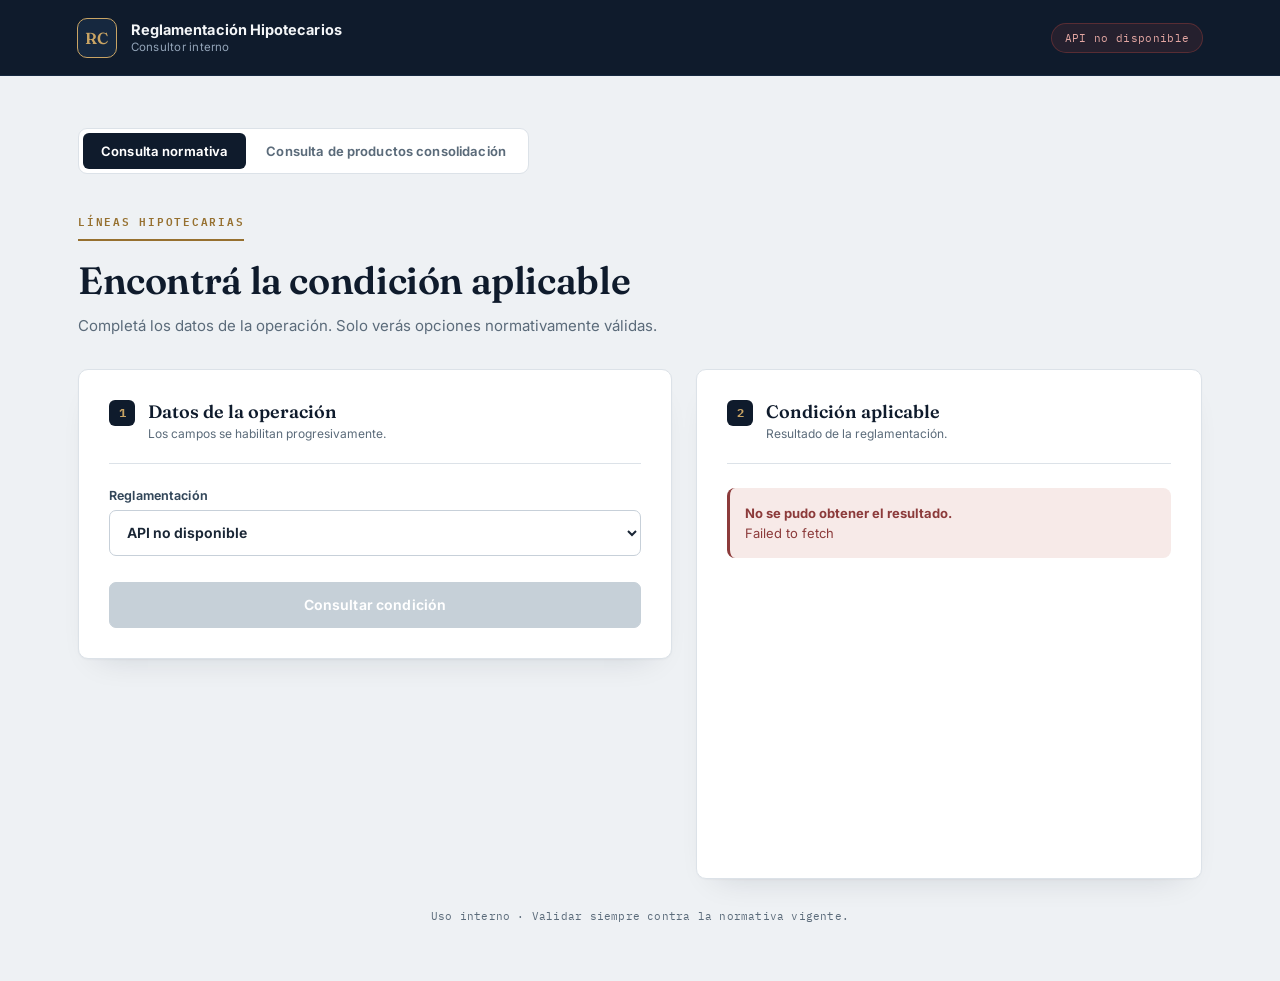
<file: frontend/index.html>
<!doctype html>
<html lang="es">
<head><meta charset="UTF-8"><meta name="viewport" content="width=device-width,initial-scale=1"><title>Reglamentación Hipotecarios</title>
<link rel="preconnect" href="https://fonts.googleapis.com"><link rel="preconnect" href="https://fonts.gstatic.com" crossorigin>
<link rel="stylesheet" href="https://fonts.googleapis.com/css2?family=Fraunces:opsz,wght@9..144,500;9..144,600&family=Inter:wght@400;500;600;700&family=IBM+Plex+Mono:wght@400;500;600&display=swap">
<link rel="stylesheet" href="styles.css"><link rel="stylesheet" href="organisms.css"><link rel="stylesheet" href="admin.css"></head>
<body>
<header class="topbar"><div class="mark">RC</div><div><strong>Reglamentación Hipotecarios</strong><small>Consultor interno</small></div><span id="api-status" class="status">Verificando API…</span></header>
<main class="shell">
<nav class="section-tabs" aria-label="Secciones">
<button id="quote-tab" class="section-tab active" type="button">Consulta normativa</button>
<button id="product-tab" class="section-tab" type="button">Consulta de productos consolidación</button>
<button id="admin-tab" class="section-tab" type="button" hidden>Administración</button>
</nav>
<section id="quote-section">
<section class="intro"><span>Líneas hipotecarias</span><h1>Encontrá la condición aplicable</h1><p>Completá los datos de la operación. Solo verás opciones normativamente válidas.</p></section>
<div class="workspace">
<form id="quote-form" class="card" novalidate>
<div class="title"><b>1</b><div><h2>Datos de la operación</h2><p>Los campos se habilitan progresivamente.</p></div></div>
<label>Reglamentación<select id="regulation" required><option value="">Cargando…</option></select></label>
<label id="date-wrap" hidden>Fecha de acuerdo<input id="agreement-date" type="date"><small>Determina la vigencia normativa aplicable.</small></label>
<label id="organism-wrap" hidden>Organismo<select id="organism"><option value="">Seleccionar organismo</option></select><small id="organism-detail">Seleccioná el organismo que liquida los haberes.</small></label>
<label id="province-wrap" hidden>Provincia<select id="province"><option value="">Seleccionar provincia</option></select></label>
<label id="destination-wrap" hidden>Destino<select id="destination"><option value="">Seleccionar destino</option></select></label>
<label id="user-wrap" hidden>Tipo de usuario<select id="user"><option value="">Seleccionar usuario</option></select></label>
<label id="uva-wrap" hidden>Valor de la vivienda en UVA<input id="uva" inputmode="decimal" placeholder="Ej. 200000"></label>
<label id="modality-wrap" hidden>Condición de convenio<select id="modality"><option value="">Seleccionar convenio</option></select></label>
<fieldset id="cap-wrap" hidden><legend>¿Aplicará la opción de topeo?</legend><div class="segments"><label><input type="radio" name="cap" value="true"> Sí</label><label><input type="radio" name="cap" value="false"> No</label></div></fieldset>
<button id="submit" class="primary" type="submit" disabled>Consultar condición</button>
</form>
<aside class="card result" aria-live="polite"><div class="title"><b>2</b><div><h2>Condición aplicable</h2><p>Resultado de la reglamentación.</p></div></div><div id="result"><div class="empty"><span>≡</span><h3>Completá la operación</h3><p>El resultado aparecerá cuando estén todos los datos.</p></div></div></aside>
</div>
</section>
<section id="product-section" hidden>
<section class="intro"><span>Productos hipotecarios</span><h1>Consulta de productos consolidación</h1><p>Ingresá el código de desembolso para consultar su producto de consolidación.</p></section>
<div class="single-workspace">
<form id="product-form" class="card" novalidate>
<div class="title"><b>1</b><div><h2>Producto de desembolso</h2><p>Ejemplo: VK160</p></div></div>
<label>Código<input id="disbursement-code" maxlength="20" autocomplete="off" placeholder="VK000" required></label>
<button id="product-submit" class="primary" type="submit">Buscar consolidación</button>
</form>
<aside class="card result" aria-live="polite"><div class="title"><b>2</b><div><h2>Producto de consolidación</h2><p>Resultado asociado en la base.</p></div></div><div id="product-result"><div class="empty"><span>≡</span><h3>Ingresá un producto</h3><p>La equivalencia aparecerá aquí.</p></div></div></aside>
</div>
</section>
<section id="admin-section" hidden>
<section class="intro admin-intro"><span>Mantenimiento controlado</span><h1>Administración normativa</h1><p>Prepará, validá, aprobá y publicá cambios sin modificar directamente las tablas vigentes.</p><div id="admin-user" class="user-chip"></div></section>
<section class="smart-card">
<div class="smart-heading"><div class="smart-icon">✦</div><div><span class="eyebrow">Asistente automático</span><h2>Convertí una normativa en propuestas revisables</h2><p>Subí el archivo original. El sistema detecta organismos, tasas y productos, conserva la evidencia y prepara únicamente los cambios que selecciones.</p></div></div>
<form id="smart-form" class="smart-form">
<label>Documento normativo<input id="smart-file" type="file" accept=".docx,.pdf,.xlsx" required><small>Word, PDF con texto o Excel · máximo 20 MB.</small></label>
<label>Aplicar cambios desde<input id="smart-effective-date" type="date" required><small>Se utiliza como inicio de vigencia de las propuestas.</small></label>
<label class="smart-notes">Referencia u observaciones<input id="smart-observations" maxlength="1000" placeholder="Ej. Circular recibida el 14/08/2026"></label>
<button id="smart-submit" class="primary" type="submit">Analizar documento</button>
</form>
<div class="smart-safety"><strong>No publica automáticamente.</strong> Primero muestra qué encontró y dónde; luego genera una carga que sigue el circuito de aprobación habitual.</div>
</section>
<section id="smart-result" class="card smart-result" hidden></section>
<section class="card recent-documents">
<div class="title"><b>↻</b><div><h2>Documentos analizados</h2><p>Podés retomar una revisión anterior sin volver a subir el archivo.</p></div></div>
<div class="table-scroll"><table class="admin-table"><thead><tr><th>ID</th><th>Fecha</th><th>Documento</th><th>Reg.</th><th>Estado</th><th>Propuestas</th><th>Revisión</th><th>Carga</th></tr></thead><tbody id="documents-body"><tr><td colspan="8">Cargando…</td></tr></tbody></table></div>
</section>
<div class="admin-actions">
<a class="secondary-button" href="http://127.0.0.1:8000/api/admin/plantilla">Descargar plantilla Excel</a>
<button id="refresh-loads" class="secondary-button" type="button">Actualizar cargas</button>
</div>
<div class="admin-grid">
<form id="upload-form" class="card" novalidate>
<div class="title"><b>1</b><div><h2>Cargar plantilla</h2><p>Se valida sin modificar la información publicada.</p></div></div>
<label>Archivo Excel<input id="admin-file" type="file" accept=".xlsx" required></label>
<label>Observaciones<textarea id="upload-observations" maxlength="1000" placeholder="Circular, motivo o referencia del cambio"></textarea></label>
<button id="upload-submit" class="primary" type="submit">Validar archivo</button>
</form>
<form id="manual-form" class="card" novalidate>
<div class="title"><b>+</b><div><h2>Cambio puntual</h2><p>Genera una carga manual con el mismo circuito de aprobación.</p></div></div>
<div class="form-pair"><label>Tipo<select id="manual-type"><option value="PRODUCTO">Producto</option><option value="EQUIVALENCIA">Equivalencia</option><option value="ORGANISMO">Organismo</option><option value="ORGANISMO_TASA">Tasa de organismo</option><option value="CONDICION">Condición normativa</option></select></label><label>Acción<select id="manual-action"><option value="GUARDAR">Guardar</option><option value="BAJA">Dar de baja</option></select></label></div>
<div id="manual-fields" class="manual-fields"></div>
<label>Observaciones<textarea id="manual-observations" maxlength="1000" placeholder="Motivo del cambio"></textarea></label>
<button id="manual-submit" class="primary" type="submit">Crear carga validada</button>
</form>
</div>
<section class="card loads-card">
<div class="title"><b>2</b><div><h2>Cargas recientes</h2><p>Seleccioná una carga para revisar el detalle y continuar el circuito.</p></div></div>
<div class="table-scroll"><table class="admin-table"><thead><tr><th>ID</th><th>Fecha</th><th>Origen</th><th>Usuario</th><th>Estado</th><th>Altas</th><th>Cambios</th><th>Bajas</th><th>Errores</th></tr></thead><tbody id="loads-body"><tr><td colspan="9">Cargando…</td></tr></tbody></table></div>
</section>
<section id="load-detail" class="card load-detail" hidden></section>
<section id="users-panel" class="card loads-card" hidden>
<div class="title"><b>3</b><div><h2>Usuarios y permisos</h2><p>Disponible únicamente para administradores.</p></div></div>
<form id="user-form" class="inline-user-form"><input id="permission-user" placeholder="DOMINIO\usuario" required><input id="permission-name" placeholder="Nombre y apellido"><select id="permission-role"><option value="CONSULTOR">Consultor</option><option value="CARGADOR">Cargador</option><option value="APROBADOR">Aprobador</option><option value="ADMINISTRADOR">Administrador</option></select><label class="inline-check"><input id="permission-active" type="checkbox" checked> Activo</label><button class="secondary-button" type="submit">Guardar usuario</button></form>
<div class="table-scroll"><table class="admin-table"><thead><tr><th>Usuario Windows</th><th>Nombre</th><th>Rol</th><th>Estado</th></tr></thead><tbody id="users-body"></tbody></table></div>
</section>
<section id="audit-panel" class="card loads-card" hidden>
<div class="title"><b>4</b><div><h2>Auditoría de publicaciones</h2><p>Últimos cambios efectivos realizados sobre la base normativa.</p></div></div>
<div class="table-scroll"><table class="admin-table"><thead><tr><th>Fecha</th><th>Carga</th><th>Tipo</th><th>Clave</th><th>Acción</th><th>Usuario</th></tr></thead><tbody id="audit-body"></tbody></table></div>
</section>
</section>
<footer>Uso interno · Validar siempre contra la normativa vigente.</footer>
</main><script src="app.js" defer></script>
</body></html>
</file>
<file: frontend/styles.css>
/* ============================================================================
   Reglamentaciones Crediticias — sistema visual
   Paleta: tinta marina + bronce + verde-teal (vigente) + vino (vencido)
   Tipografía: Fraunces (display) / Inter (UI) / IBM Plex Mono (datos)
   Firma: textura guilloché (papel de seguridad) detrás de los números clave
   ============================================================================ */

:root{
  /* superficies */
  --navy:#0F1B2C;         /* tinta marina — headers, paneles oscuros */
  --ink-2:#16283F;        /* marina secundaria — degradés */
  --ink:#1A2635;          /* texto principal */
  --muted:#5B6B7A;        /* texto secundario */
  --line:#DCE2E8;         /* líneas finas */
  --bg:#EEF1F4;           /* papel de fondo */
  --surface:#FFFFFF;      /* superficie de tarjetas */

  /* acento funcional */
  --blue:#1D4E89;         /* acción primaria, foco */
  --brass:#96702F;        /* sello / bronce — uso moderado */
  --brass-soft:#C9A464;   /* bronce claro, sobre fondo oscuro */

  /* estado normativo */
  --green:#0F6B5C;        /* vigente / aprobado */
  --green-bg:#E4F1EC;
  --red:#8C3B3B;          /* vencido / rechazado */
  --red-bg:#F7EAE8;
  --amber:#8A5A00;        /* revisión pendiente */
  --amber-bg:#FBF1DC;

  /* tipografía */
  --font-display:"Fraunces",Georgia,"Iowan Old Style",serif;
  --font-body:"Inter",-apple-system,BlinkMacSystemFont,"Segoe UI",sans-serif;
  --font-mono:"IBM Plex Mono",ui-monospace,"SFMono-Regular",Consolas,monospace;
}

*{box-sizing:border-box}

body{
  margin:0;
  background:var(--bg);
  color:var(--ink);
  font-family:var(--font-body);
  -webkit-font-smoothing:antialiased;
}

/* --------------------------------------------------------------------------
   Encabezado
   -------------------------------------------------------------------------- */
.topbar{
  height:76px;
  padding:0 6vw;
  display:flex;
  align-items:center;
  gap:14px;
  background:var(--navy);
  border-bottom:1px solid var(--ink-2);
}
.mark{
  width:40px;height:40px;
  display:grid;place-items:center;
  border-radius:10px;
  border:1px solid var(--brass-soft);
  background:var(--ink-2);
  color:var(--brass-soft);
  font-family:var(--font-display);
  font-weight:600;
  font-size:16px;
  letter-spacing:.02em;
}
.topbar strong{display:block;color:#F4F6F8;font-size:14.5px;letter-spacing:.005em}
.topbar small{display:block;margin-top:2px;color:#93A4B8;font-size:11.5px;letter-spacing:.02em}
.status{
  margin-left:auto;
  padding:7px 13px;
  border-radius:99px;
  border:1px solid var(--ink-2);
  background:rgba(255,255,255,.04);
  color:#AAB9C8;
  font-family:var(--font-mono);
  font-size:11px;
  letter-spacing:.03em;
}
.status.ok{border-color:rgba(15,107,92,.5);background:rgba(15,107,92,.16);color:#7FCBB8}
.status.error{border-color:rgba(140,59,59,.5);background:rgba(140,59,59,.18);color:#E3A6A2}

/* --------------------------------------------------------------------------
   Estructura general
   -------------------------------------------------------------------------- */
.shell{max-width:1180px;margin:auto;padding:52px 28px 28px}

.intro{max-width:680px;margin-bottom:30px}
.intro>span{
  display:inline-block;
  color:var(--brass);
  font-family:var(--font-mono);
  font-size:11px;
  font-weight:600;
  letter-spacing:.16em;
  text-transform:uppercase;
  padding-bottom:9px;
  border-bottom:2px solid var(--brass);
}
.intro h1{margin:16px 0 10px;color:var(--navy);font-family:var(--font-display);font-weight:600;font-size:38px;letter-spacing:-.01em}
.intro p{margin:0;color:var(--muted);line-height:1.65;font-size:15px}

.workspace{display:grid;grid-template-columns:1.08fr .92fr;gap:24px;align-items:start}

.card{
  padding:30px;
  border:1px solid var(--line);
  border-radius:10px;
  background:var(--surface);
  box-shadow:0 1px 2px rgba(15,27,44,.04), 0 16px 32px -20px rgba(15,27,44,.16);
}
.result{min-height:510px;position:sticky;top:24px}

.title{display:flex;gap:13px;padding-bottom:22px;margin-bottom:24px;border-bottom:1px solid var(--line)}
.title>b{
  width:26px;height:26px;flex:none;
  display:grid;place-items:center;
  border-radius:6px;
  background:var(--navy);
  color:var(--brass-soft);
  font-family:var(--font-mono);
  font-size:12px;
}
.title h2{margin:0;color:var(--navy);font-family:var(--font-display);font-weight:600;font-size:18px}
.title p{margin:3px 0 0;color:var(--muted);font-size:12px}

label,legend{display:block;margin-top:18px;color:#33475A;font-size:12.5px;font-weight:650;letter-spacing:.01em}
select,input{
  width:100%;height:46px;margin-top:7px;
  padding:0 13px;
  border:1px solid #C7D0D9;
  border-radius:7px;
  background:var(--surface);
  outline:none;
  font:inherit;font-size:14px;color:var(--ink);
}
select:focus,input:focus{border-color:var(--blue);box-shadow:0 0 0 3px rgba(29,78,137,.13)}
label small{display:block;margin-top:5px;color:var(--muted);font-weight:400}

fieldset{padding:0;margin:20px 0 0;border:0}
.segments{display:grid;grid-template-columns:1fr 1fr;gap:8px}
.segments label{margin:7px 0 0;height:43px;display:flex;align-items:center;justify-content:center;gap:8px;border:1px solid #C7D0D9;border-radius:7px;cursor:pointer;font-weight:600}
.segments label:has(input:checked){border-color:var(--blue);color:var(--blue);background:rgba(29,78,137,.05)}
.segments input{width:auto;height:auto;margin:0}

.primary{
  width:100%;height:46px;margin-top:26px;
  border:1px solid var(--navy);
  border-radius:7px;
  background:var(--navy);
  color:#fff;
  font-family:var(--font-body);
  font-weight:650;font-size:14px;letter-spacing:.01em;
  cursor:pointer;
  transition:background-color .15s ease, border-color .15s ease;
}
.primary:hover:not(:disabled){background:var(--ink-2);border-color:var(--ink-2)}
.primary:disabled{background:#C6D0D8;border-color:#C6D0D8;cursor:not-allowed}

.empty{min-height:345px;display:flex;flex-direction:column;justify-content:center;align-items:center;text-align:center;color:var(--muted)}
.empty>span{width:58px;height:64px;display:grid;place-items:center;border:1.5px solid #B8C9D7;border-radius:8px;font-family:var(--font-mono);font-size:26px;color:#8CA0B2}
.empty h3{margin:18px 0 6px;color:var(--navy);font-family:var(--font-display);font-weight:600;font-size:17px}
.empty p{margin:0;font-size:13px}

/* --------------------------------------------------------------------------
   Resultado de la consulta — panel con textura de billete
   -------------------------------------------------------------------------- */
.rate{
  position:relative;isolation:isolate;overflow:hidden;
  padding:26px;
  border-radius:9px;
  background:linear-gradient(160deg,var(--navy) 0%,var(--ink-2) 100%);
  color:#fff;
}
.rate::before{
  content:"";position:absolute;inset:0;z-index:0;opacity:.55;
  background-image:
    repeating-radial-gradient(circle at 88% 18%, rgba(201,164,100,.18) 0 1px, transparent 1px 7px),
    repeating-linear-gradient(115deg, rgba(255,255,255,.045) 0 1px, transparent 1px 10px);
  pointer-events:none;
}
.rate>*{position:relative;z-index:1}
.rate small{opacity:.72;font-size:11px;letter-spacing:.06em;text-transform:uppercase}
.rate strong{display:block;margin-top:8px;font-family:var(--font-mono);font-weight:600;font-size:44px;letter-spacing:-.01em}

.facts{display:grid;grid-template-columns:1fr 1fr;gap:10px;margin:14px 0}
.facts>div{padding:15px;border:1px solid var(--line);border-radius:8px}
.facts span{display:block;color:var(--muted);font-size:11px}
.facts b{display:inline-block;margin-top:8px;padding:3px 9px;border-radius:99px;font-family:var(--font-mono);font-size:11px;letter-spacing:.02em}
.yes{color:var(--green);background:var(--green-bg)}
.no{color:var(--red);background:var(--red-bg)}

.product{display:grid;grid-template-columns:1fr auto auto;gap:10px;align-items:center;min-height:48px;border-top:1px solid var(--line)}
.product span{color:var(--muted);font-size:12px}
.product code{color:var(--navy);font-family:var(--font-mono);font-size:14.5px;font-weight:600;letter-spacing:.01em}
.product button{border:0;background:transparent;color:var(--blue);font-weight:600;cursor:pointer}

.source{margin-top:14px;padding-top:13px;border-top:1px solid var(--line);color:var(--muted);font-size:10.5px;font-family:var(--font-mono)}

.alert{padding:15px;border-radius:8px;background:var(--red-bg);color:var(--red);font-size:13px;line-height:1.55;border-left:3px solid var(--red)}

footer{text-align:center;padding:30px;color:var(--muted);font-family:var(--font-mono);font-size:10.5px;letter-spacing:.02em}

[hidden]{display:none!important}

@media(prefers-reduced-motion:reduce){*{transition:none!important;animation:none!important}}

@media(max-width:820px){
  .workspace{grid-template-columns:1fr}
  .result{position:static}
  .shell{padding:38px 18px}
  .topbar{padding:0 18px}
  .status{display:none}
  .intro h1{font-size:29px}
}
@media(max-width:480px){
  .card{padding:20px}
  .facts{grid-template-columns:1fr}
}
</file>
<file: frontend/organisms.css>
/* Navegación por secciones — franja tipo índice de carpeta/legajo */
.section-tabs{
  display:inline-flex;
  gap:2px;
  margin-bottom:36px;
  padding:4px;
  border:1px solid var(--line);
  border-radius:9px;
  background:var(--surface);
}
.section-tab{
  padding:10px 18px;
  border:0;
  border-radius:6px;
  background:transparent;
  color:var(--muted);
  font:inherit;
  font-size:13px;
  font-weight:650;
  letter-spacing:.01em;
  cursor:pointer;
  transition:background-color .15s ease,color .15s ease;
}
.section-tab:hover{color:var(--navy)}
.section-tab.active{background:var(--navy);color:#fff}

.single-workspace{display:grid;grid-template-columns:1fr 1fr;gap:24px;align-items:start}
.single-workspace .result{min-height:300px}
.single-workspace .empty{min-height:150px}

@media (max-width:820px){
  .single-workspace{grid-template-columns:1fr}
  .section-tabs{display:flex}
  .section-tab{flex:1}
}
</file>
<file: frontend/admin.css>
/* ============================================================================
   Administración — mantenimiento normativo, asistente automático, auditoría
   ============================================================================ */

.admin-intro{position:relative;max-width:none;padding-right:230px}
.user-chip{
  position:absolute;right:0;top:6px;
  padding:9px 14px;
  border:1px solid var(--line);
  border-radius:8px;
  background:var(--surface);
  color:var(--navy);
  font-family:var(--font-mono);
  font-size:11.5px;font-weight:600;
}

.admin-actions{display:flex;justify-content:flex-end;gap:10px;margin:24px 0}
.secondary-button{
  display:inline-grid;min-height:42px;padding:0 16px;place-items:center;
  border:1px solid #BFCBD5;border-radius:7px;
  background:var(--surface);color:var(--navy);
  font:inherit;font-size:13px;font-weight:650;
  text-decoration:none;cursor:pointer;
  transition:border-color .15s ease,color .15s ease;
}
.secondary-button:hover{border-color:var(--blue);color:var(--blue)}
.danger-button{border-color:#D9BEBE;color:var(--red)}
.danger-button:hover{border-color:var(--red);color:var(--red)}

.admin-grid{display:grid;grid-template-columns:.82fr 1.18fr;gap:24px;align-items:start}
.admin-grid .card{height:100%}

textarea{
  width:100%;min-height:82px;margin-top:7px;padding:12px 13px;resize:vertical;
  border:1px solid #C7D0D9;border-radius:7px;outline:none;
  font:inherit;font-size:14px;color:var(--ink);
}
textarea:focus{border-color:var(--blue);box-shadow:0 0 0 3px rgba(29,78,137,.13)}

.form-pair{display:grid;grid-template-columns:1fr 1fr;gap:12px}
.manual-fields{display:grid;grid-template-columns:1fr 1fr;gap:0 12px}
.manual-fields .wide{grid-column:1/-1}

.loads-card{margin-top:24px}
.table-scroll{overflow:auto}
.admin-table{width:100%;border-collapse:collapse;font-size:12.5px}
.admin-table th{
  padding:11px 12px;background:#F3F6F8;color:#3E5163;
  text-align:left;white-space:nowrap;
  font-size:10.5px;font-weight:700;letter-spacing:.06em;text-transform:uppercase;
}
.admin-table td{padding:12px;border-top:1px solid var(--line);color:var(--ink)}
.admin-table td:has(code),.admin-table td.mono{font-family:var(--font-mono)}
.admin-table tbody tr[data-id],.admin-table tbody tr[data-document-id]{cursor:pointer}
.admin-table tbody tr[data-id]:hover,.admin-table tbody tr[data-document-id]:hover{background:#F6F9FB}

.state-pill{
  display:inline-block;padding:4px 9px;border-radius:99px;
  background:#EDF1F4;color:#4B6072;
  font-family:var(--font-mono);font-size:10px;font-weight:600;letter-spacing:.03em;
}
.state-pill.PUBLICADA{background:var(--green-bg);color:var(--green)}
.state-pill.CON_ERRORES,.state-pill.RECHAZADA{background:var(--red-bg);color:var(--red)}
.state-pill.APROBADA,.state-pill.VALIDADA{background:#E5EEF7;color:var(--blue)}
.state-pill.ANALIZADO,.state-pill.CARGA_GENERADA,.state-pill.PROPUESTO{background:var(--green-bg);color:var(--green)}
.state-pill.REQUIERE_REVISION{background:var(--amber-bg);color:var(--amber)}

.load-detail{margin-top:24px}
.summary-cards{display:grid;grid-template-columns:repeat(5,1fr);gap:10px;margin-bottom:20px}
.summary-card{position:relative;isolation:isolate;overflow:hidden;padding:15px;border:1px solid var(--line);border-radius:8px;background:var(--surface)}
.summary-card::before{
  content:"";position:absolute;inset:0;z-index:0;opacity:.5;
  background-image:repeating-linear-gradient(115deg, rgba(150,112,47,.05) 0 1px, transparent 1px 10px);
  pointer-events:none;
}
.summary-card>*{position:relative;z-index:1}
.summary-card small{display:block;color:var(--muted);font-size:11px}
.summary-card strong{display:block;margin-top:6px;color:var(--navy);font-family:var(--font-mono);font-size:21px}

.detail-actions{display:flex;flex-wrap:wrap;gap:10px;margin:18px 0}
.detail-actions .primary,.detail-actions .secondary-button{width:auto;min-width:150px;margin:0;padding:0 18px}

.change-before,.change-after{max-width:310px;white-space:pre-wrap;word-break:break-word;font-family:var(--font-mono);font-size:10.5px}

.validation-list{display:grid;gap:8px;margin:14px 0}
.validation-item{padding:11px 13px;border-radius:7px;background:var(--red-bg);color:var(--red);font-size:12px;border-left:3px solid var(--red)}
.admin-message{margin-top:14px;padding:13px;border-radius:7px;background:#EAF1F8;color:var(--navy);font-size:12.5px}

.inline-user-form{display:grid;grid-template-columns:1.2fr 1.2fr .8fr auto auto;gap:10px;align-items:end;margin-bottom:20px}
.inline-user-form input,.inline-user-form select,.inline-user-form .secondary-button{margin:0}
.inline-check{display:flex;align-items:center;gap:7px;height:42px;margin:0}
.inline-check input{width:auto;height:auto;margin:0}

@media(max-width:900px){
  .admin-grid{grid-template-columns:1fr}
  .admin-actions{margin:0 0 20px;justify-content:flex-start}
  .admin-intro{padding-right:0}
  .user-chip{position:static;display:inline-block;margin-top:14px}
  .summary-cards{grid-template-columns:repeat(2,1fr)}
  .inline-user-form{grid-template-columns:1fr 1fr}
  .inline-user-form .secondary-button{min-height:47px}
}
@media(max-width:520px){
  .form-pair,.manual-fields{grid-template-columns:1fr}
  .manual-fields .wide{grid-column:auto}
  .admin-actions{flex-direction:column}
  .summary-cards{grid-template-columns:1fr}
}

/* --------------------------------------------------------------------------
   Asistente automático
   -------------------------------------------------------------------------- */
.smart-card{
  margin-bottom:24px;padding:30px;
  border:1px solid #C9D6E2;border-radius:10px;
  background:linear-gradient(155deg,#F4F8FB 0%,#FFFFFF 60%);
  box-shadow:0 1px 2px rgba(15,27,44,.04), 0 16px 32px -20px rgba(15,27,44,.14);
}
.smart-heading{display:grid;grid-template-columns:46px 1fr;gap:16px;align-items:start}
.smart-icon{
  display:grid;width:46px;height:46px;place-items:center;
  border-radius:9px;background:var(--navy);color:var(--brass-soft);
  font-family:var(--font-display);font-size:20px;
}
.smart-heading h2{margin:3px 0 8px;color:var(--navy);font-family:var(--font-display);font-weight:600;font-size:22px}
.smart-heading p{max-width:800px;margin:0;color:var(--muted);line-height:1.6;font-size:14px}

.eyebrow{color:var(--brass);font-family:var(--font-mono);font-size:11px;font-weight:600;letter-spacing:.1em;text-transform:uppercase}

.smart-form{display:grid;grid-template-columns:1.2fr .72fr 1fr auto;gap:14px;align-items:end;margin-top:26px}
.smart-form label{margin:0}
.smart-form input{margin-bottom:0}
.smart-form .primary{width:auto;min-width:172px;margin:0}

.smart-safety{
  margin-top:20px;padding:12px 14px;
  border-left:3px solid var(--brass);
  background:rgba(255,255,255,.7);
  color:#41566A;font-size:12.5px;line-height:1.5;
}
.smart-safety strong{color:var(--navy)}

.recent-documents{margin-bottom:24px}
.smart-result{margin-bottom:24px}
.smart-result-header{display:flex;justify-content:space-between;gap:18px;align-items:start}
.confidence{min-width:96px;text-align:right}
.confidence strong{display:block;color:var(--navy);font-family:var(--font-mono);font-size:26px}
.confidence small{color:var(--muted);font-size:11px}

.smart-summary{display:grid;grid-template-columns:repeat(4,1fr);gap:10px;margin:20px 0}
.smart-controls{display:flex;flex-wrap:wrap;gap:9px;align-items:center;padding:14px 0 18px;border-top:1px solid var(--line)}
.smart-controls .primary,.smart-controls .secondary-button{width:auto;min-height:40px;margin:0}
.smart-controls small{margin-left:auto;color:var(--muted)}

.findings{display:grid;gap:10px}
.finding{
  display:grid;grid-template-columns:26px 1fr auto;gap:12px;
  padding:15px;border:1px solid var(--line);border-radius:8px;background:var(--surface);
}
.finding.review{border-color:#E7CE96;background:#FFFCF4}
.finding input{width:17px;height:17px;margin:3px 0 0;accent-color:var(--blue)}
.finding-main h4{margin:0 0 5px;color:var(--navy);font-family:var(--font-display);font-weight:600;font-size:13.5px}
.finding-main p{margin:0;color:#4A5F71;font-size:12.5px;line-height:1.5}
.finding-evidence{display:block;margin-top:8px;color:#738594;font-family:var(--font-mono);font-size:11px}
.finding-confidence{min-width:56px;color:var(--blue);font-family:var(--font-mono);font-size:12px;font-weight:700;text-align:right}
.finding details{margin-top:8px;color:var(--blue);font-size:11px}
.finding pre{
  max-width:760px;margin:8px 0 0;padding:10px;overflow:auto;
  border-radius:6px;background:#F2F6F8;color:#40566A;
  white-space:pre-wrap;word-break:break-word;
  font:10.5px var(--font-mono);
}

@media(max-width:1050px){
  .smart-form{grid-template-columns:1fr 1fr}
  .smart-form .primary{min-height:47px}
  .smart-notes{grid-column:1/-1}
}
@media(max-width:700px){
  .smart-form{grid-template-columns:1fr}
  .smart-notes{grid-column:auto}
  .smart-summary{grid-template-columns:repeat(2,1fr)}
  .smart-result-header{display:block}
  .confidence{text-align:left;margin-top:12px}
  .finding{grid-template-columns:25px 1fr}
  .finding-confidence{grid-column:2;text-align:left}
}
</file>
